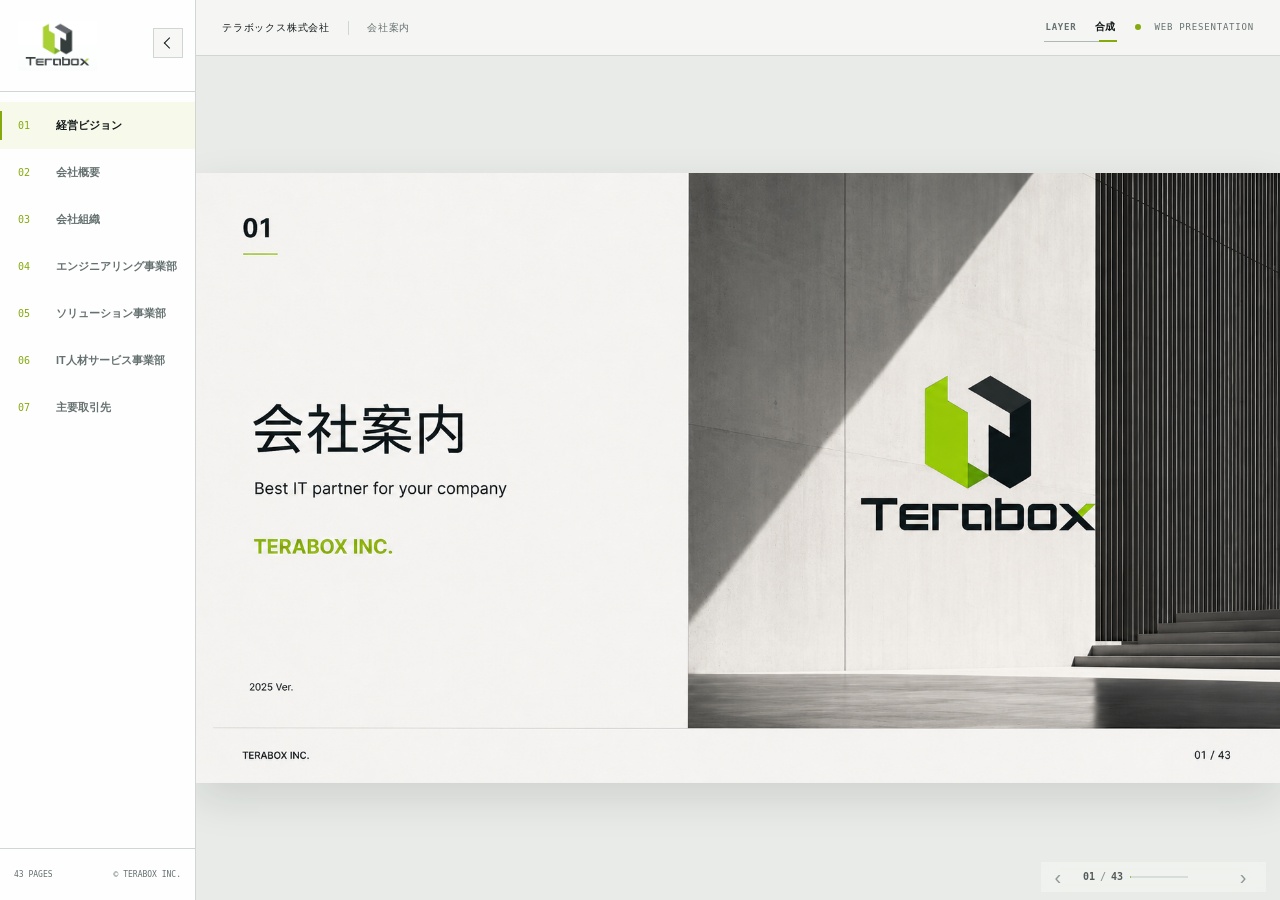
<file: index_pic.html>
<!doctype html>
<html lang="ja">
  <head>
    <meta charset="UTF-8" />
    <meta name="viewport" content="width=device-width, initial-scale=1" />
    <meta name="theme-color" content="#f7f8f5" />
    <meta
      name="description"
      content="テラボックス株式会社 会社案内 — HTML Presentation"
    />
    <title>テラボックス株式会社｜会社案内</title>
    <link rel="stylesheet" href="./style.css?v=20260828-13" />
    <link rel="stylesheet" href="./fidelity.css?v=20260828-13" />
  </head>
  <body>
    <div class="app" id="app">
      <aside class="rail" id="rail" aria-label="スライドナビゲーション">
        <div class="rail__brand">
          <img src="./assets/images/s01-01.png" alt="Terabox" />
        </div>

        <button
          class="rail__toggle"
          id="railToggle"
          type="button"
          aria-label="ナビゲーションを折りたたむ"
          aria-expanded="true"
        >
          <span class="rail__toggle-icon" aria-hidden="true"></span>
        </button>

        <nav class="rail__nav" id="sectionNav" aria-label="章ナビゲーション"></nav>

        <div class="rail__foot">
          <span id="railCount">43 PAGES</span>
          <span>© TERABOX INC.</span>
        </div>
      </aside>

      <div class="workspace">
        <header class="topbar">
          <div class="topbar__company">テラボックス株式会社</div>
          <div class="topbar__title">会社案内</div>
          <button
            class="topbar__layer-toggle"
            id="layerToggle"
            type="button"
            aria-label="表示レイヤーを切り替える"
          >
            <span>LAYER</span>
            <b id="layerModeLabel">合成</b>
          </button>
          <div class="topbar__mode"><i></i> WEB PRESENTATION</div>
        </header>

        <main class="viewer" id="viewer">
          <div class="stage-shell" id="stageShell">
            <section
              class="slide-stage"
              id="slideStage"
              aria-live="polite"
              aria-label="スライド"
            ></section>
          </div>
        </main>

        <div class="pager" aria-label="ページ切替">
          <button id="prevSlide" type="button" aria-label="前のページ">‹</button>
          <div class="pager__status">
            <span id="pageCurrent">01</span>
            <span class="pager__slash">/</span>
            <span id="pageTotal">43</span>
          </div>
          <div class="pager__track" aria-hidden="true">
            <span id="pageProgress"></span>
          </div>
          <button id="nextSlide" type="button" aria-label="次のページ">›</button>
        </div>
      </div>
    </div>

    <noscript>このプレゼンテーションの表示には JavaScript が必要です。</noscript>
    <script src="./app.js?v=20260828-13" defer></script>
  </body>
</html>
</file>
<file: style.css>
:root {
  --paper: #f7f8f5;
  --white: #ffffff;
  --ink: #101718;
  --ink-2: #182224;
  --muted: #657170;
  --line: #d0d6d2;
  --line-strong: #aeb8b4;
  --lime: #b6d62f;
  --lime-deep: #82a90c;
  --teal: #6f9fa2;
  --amber: #e1a12b;
  --rail: 196px;
  --rail-collapsed: 64px;
  --topbar: 56px;
  --stage-w: 1600;
  --stage-h: 900;
  --shadow: 0 22px 60px rgba(16, 23, 24, 0.12);
  --font-jp: "Noto Sans JP", "Yu Gothic", "Yu Gothic UI", Meiryo, sans-serif;
  --font-en: Inter, "Helvetica Neue", Arial, sans-serif;
  --font-mono: "IBM Plex Mono", Consolas, "SFMono-Regular", monospace;
}

* {
  box-sizing: border-box;
}

html,
body {
  width: 100%;
  height: 100%;
  margin: 0;
  overflow: hidden;
  background: #e8ebe7;
  color: var(--ink);
  font-family: var(--font-jp);
  -webkit-font-smoothing: antialiased;
}

button,
a {
  color: inherit;
  font: inherit;
}

button {
  border: 0;
}

button:focus-visible,
a:focus-visible {
  outline: 2px solid var(--lime-deep);
  outline-offset: 3px;
}

.app {
  width: 100%;
  height: 100%;
  display: grid;
  grid-template-columns: var(--rail) 1fr;
  transition: grid-template-columns 220ms ease;
}

.app.is-rail-collapsed {
  grid-template-columns: var(--rail-collapsed) 1fr;
}

.rail {
  position: relative;
  z-index: 30;
  min-width: 0;
  height: 100vh;
  overflow: hidden;
  display: grid;
  grid-template-rows: 92px 1fr 52px;
  background: rgba(255, 255, 255, 0.96);
  border-right: 1px solid var(--line);
}

.rail__brand {
  height: 92px;
  display: flex;
  align-items: center;
  padding: 18px 46px 18px 18px;
  border-bottom: 1px solid var(--line);
}

.rail__brand img {
  width: 124px;
  height: 50px;
  object-fit: contain;
  object-position: left center;
}

.rail__toggle {
  position: absolute;
  top: 28px;
  right: 12px;
  width: 30px;
  height: 30px;
  padding: 0;
  display: grid;
  place-items: center;
  cursor: pointer;
  background: var(--paper);
  border: 1px solid var(--line);
}

.rail__toggle-icon {
  width: 8px;
  height: 8px;
  border-left: 1px solid var(--ink);
  border-bottom: 1px solid var(--ink);
  transform: rotate(45deg) translate(1px, -1px);
  transition: transform 180ms ease;
}

.is-rail-collapsed .rail__toggle-icon {
  transform: rotate(225deg) translate(1px, -1px);
}

.rail__nav {
  overflow-y: auto;
  scrollbar-width: thin;
  scrollbar-color: var(--line) transparent;
  padding: 10px 0;
}

.rail__item {
  position: relative;
  width: 100%;
  min-height: 47px;
  padding: 0 12px 0 18px;
  display: grid;
  grid-template-columns: 30px 1fr;
  align-items: center;
  gap: 8px;
  cursor: pointer;
  background: transparent;
  text-align: left;
  color: var(--muted);
  transition: color 140ms ease, background 140ms ease;
}

.rail__item::before {
  content: "";
  position: absolute;
  left: 0;
  top: 9px;
  bottom: 9px;
  width: 2px;
  background: transparent;
}

.rail__item:hover {
  color: var(--ink);
  background: rgba(182, 214, 47, 0.06);
}

.rail__item.is-active {
  color: var(--ink);
  background: rgba(182, 214, 47, 0.095);
}

.rail__item.is-active::before {
  background: var(--lime-deep);
}

.rail__num {
  font: 500 10px/1 var(--font-mono);
  color: var(--lime-deep);
}

.rail__label {
  min-width: 0;
  overflow: hidden;
  white-space: nowrap;
  text-overflow: ellipsis;
  font: 600 11px/1.35 var(--font-jp);
  letter-spacing: 0;
}

.rail__foot {
  display: flex;
  align-items: center;
  justify-content: space-between;
  gap: 8px;
  padding: 0 14px;
  border-top: 1px solid var(--line);
  color: var(--muted);
  font: 500 8px/1 var(--font-mono);
  white-space: nowrap;
}

.is-rail-collapsed .rail__brand {
  padding: 18px 8px;
}

.is-rail-collapsed .rail__brand img {
  width: 42px;
  object-position: left center;
}

.is-rail-collapsed .rail__toggle {
  top: 66px;
  right: 17px;
}

.is-rail-collapsed .rail__nav {
  padding-top: 16px;
}

.is-rail-collapsed .rail__item {
  grid-template-columns: 1fr;
  padding: 0;
  justify-items: center;
}

.is-rail-collapsed .rail__num {
  font-size: 11px;
}

.is-rail-collapsed .rail__label,
.is-rail-collapsed .rail__foot {
  display: none;
}

.workspace {
  position: relative;
  min-width: 0;
  height: 100vh;
  display: grid;
  grid-template-rows: var(--topbar) 1fr;
}

.topbar {
  position: relative;
  z-index: 10;
  height: var(--topbar);
  display: flex;
  align-items: center;
  gap: 18px;
  padding: 0 26px;
  background: rgba(247, 248, 245, 0.92);
  border-bottom: 1px solid var(--line);
  color: var(--muted);
  font-size: 10px;
  letter-spacing: 0.08em;
}

.topbar__company {
  color: var(--ink);
  padding-right: 18px;
  border-right: 1px solid var(--line);
}

.topbar__mode {
  margin-left: 0;
  font: 500 9px/1 var(--font-mono);
}

.topbar__mode i {
  display: inline-block;
  width: 6px;
  height: 6px;
  margin-right: 7px;
  border-radius: 50%;
  background: var(--lime-deep);
}

.topbar__layer-toggle {
  position: relative;
  display: inline-flex;
  align-items: center;
  gap: 9px;
  height: 28px;
  margin-left: auto;
  padding: 0 2px;
  border-bottom: 1px solid var(--line-strong);
  background: transparent;
  color: var(--muted);
  cursor: pointer;
  font: 600 9px/1 var(--font-mono);
  letter-spacing: .08em;
}

.topbar__layer-toggle::after {
  content: "";
  position: absolute;
  right: 0;
  bottom: -1px;
  width: 18px;
  height: 2px;
  background: var(--lime-deep);
}

.topbar__layer-toggle b {
  min-width: 30px;
  color: var(--ink);
  font-family: var(--font-jp);
  font-size: 10px;
  font-weight: 700;
  letter-spacing: 0;
  text-align: right;
}

.viewer {
  min-width: 0;
  min-height: 0;
  display: grid;
  place-items: center;
  overflow: hidden;
  padding: 0;
}

.stage-shell {
  position: relative;
  width: 1600px;
  height: 900px;
}

.slide-stage {
  position: absolute;
  top: 0;
  left: 0;
  width: 1600px;
  height: 900px;
  overflow: hidden;
  transform-origin: top left;
  background: var(--paper);
  box-shadow: var(--shadow);
}

.slide {
  position: relative;
  width: 100%;
  height: 100%;
  padding: 54px 54px 62px;
  overflow: hidden;
  background: var(--paper);
}

.slide::after {
  content: "";
  position: absolute;
  left: 50px;
  right: 50px;
  bottom: 50px;
  height: 1px;
  background: var(--line-strong);
}

.slide.is-entering > * {
  animation: slide-in 360ms cubic-bezier(0.22, 1, 0.36, 1) both;
}

.slide.is-entering > *:nth-child(n + 3) {
  animation-delay: 55ms;
}

@keyframes slide-in {
  from {
    opacity: 0;
    transform: translateY(8px);
  }
  to {
    opacity: 1;
    transform: translateY(0);
  }
}

.slide__meta {
  position: relative;
  z-index: 3;
  display: flex;
  align-items: flex-start;
  gap: 14px;
  min-height: 58px;
}

.slide__number {
  min-width: 48px;
  font: 700 32px/1 var(--font-mono);
  letter-spacing: -0.05em;
}

.slide__number::after {
  content: "";
  display: block;
  width: 34px;
  height: 2px;
  margin-top: 13px;
  background: var(--lime-deep);
}

.slide__eyebrow {
  margin-top: 1px;
  color: var(--lime-deep);
  font: 650 14px/1.2 var(--font-en);
  letter-spacing: 0.06em;
  text-transform: uppercase;
}

.slide__footer {
  position: absolute;
  z-index: 5;
  left: 54px;
  right: 54px;
  bottom: 18px;
  display: flex;
  justify-content: space-between;
  align-items: center;
  font: 500 12px/1 var(--font-mono);
  letter-spacing: 0.01em;
}

.slide__title {
  position: relative;
  z-index: 2;
  max-width: 1400px;
  margin: 26px 0 0;
  font-size: 54px;
  line-height: 1.28;
  letter-spacing: 0.02em;
  font-weight: 750;
}

.slide__lead {
  max-width: 1120px;
  margin: 22px 0 0;
  color: var(--ink-2);
  font-size: 23px;
  line-height: 1.75;
  letter-spacing: 0.035em;
}

.slide__rule {
  width: 38px;
  height: 3px;
  margin-top: 22px;
  background: var(--lime-deep);
}

.mono {
  font-family: var(--font-mono);
}

.en {
  font-family: var(--font-en);
}

.accent {
  color: var(--lime-deep);
}

.muted {
  color: var(--muted);
}

.technical-label {
  color: var(--lime-deep);
  font: 650 14px/1 var(--font-en);
  letter-spacing: 0.08em;
  text-transform: uppercase;
}

.grid-2,
.grid-3,
.grid-4 {
  display: grid;
  gap: 28px;
}

.grid-2 {
  grid-template-columns: repeat(2, minmax(0, 1fr));
}

.grid-3 {
  grid-template-columns: repeat(3, minmax(0, 1fr));
}

.grid-4 {
  grid-template-columns: repeat(4, minmax(0, 1fr));
}

.info-block {
  border-top: 1px solid var(--line-strong);
  padding-top: 20px;
}

.info-block__index {
  margin-bottom: 12px;
  color: var(--lime-deep);
  font: 700 32px/1 var(--font-mono);
}

.info-block h3 {
  margin: 0 0 12px;
  font-size: 23px;
  line-height: 1.45;
}

.info-block p,
.info-block li {
  margin: 0;
  color: var(--ink-2);
  font-size: 16px;
  line-height: 1.7;
}

.info-block ul {
  margin: 0;
  padding-left: 1.25em;
}

.metric {
  display: flex;
  align-items: baseline;
  gap: 10px;
}

.metric__value {
  color: var(--lime-deep);
  font: 700 66px/1 var(--font-mono);
  letter-spacing: -0.06em;
}

.metric__unit {
  font: 650 16px/1 var(--font-en);
}

.image-frame {
  position: relative;
  overflow: hidden;
  background: #eef0ed;
}

.image-frame img {
  width: 100%;
  height: 100%;
  display: block;
  object-fit: cover;
}

.image-frame--contain img {
  object-fit: contain;
}

.image-frame__caption {
  position: absolute;
  left: 18px;
  bottom: 16px;
  padding: 7px 9px;
  background: rgba(247, 248, 245, 0.9);
  font: 600 11px/1 var(--font-en);
  letter-spacing: 0.05em;
}

.editorial-list {
  margin: 0;
  padding: 0;
  list-style: none;
}

.editorial-list li {
  display: grid;
  grid-template-columns: 54px 1fr;
  gap: 18px;
  padding: 17px 0;
  border-top: 1px solid var(--line);
}

.editorial-list li:last-child {
  border-bottom: 1px solid var(--line);
}

.editorial-list__num {
  color: var(--lime-deep);
  font: 700 26px/1 var(--font-mono);
}

.editorial-list strong {
  display: block;
  margin-bottom: 5px;
  font-size: 19px;
}

.editorial-list span {
  font-size: 14px;
  line-height: 1.6;
}

.flow {
  display: flex;
  align-items: center;
}

.flow__node {
  position: relative;
  flex: 1;
  min-width: 0;
  padding: 20px 14px;
  text-align: center;
  border-top: 1px solid var(--line-strong);
  border-bottom: 1px solid var(--line-strong);
}

.flow__node::after {
  content: "";
  position: absolute;
  right: -22px;
  top: 50%;
  width: 44px;
  height: 1px;
  background: var(--lime-deep);
}

.flow__node::before {
  content: "";
  position: absolute;
  z-index: 2;
  right: -22px;
  top: calc(50% - 4px);
  width: 7px;
  height: 7px;
  border-top: 1px solid var(--lime-deep);
  border-right: 1px solid var(--lime-deep);
  transform: rotate(45deg);
}

.flow__node:last-child::after,
.flow__node:last-child::before {
  display: none;
}

.flow__num {
  display: block;
  margin-bottom: 10px;
  color: var(--lime-deep);
  font: 700 28px/1 var(--font-mono);
}

.flow__title {
  display: block;
  font-size: 17px;
  font-weight: 700;
}

.flow__sub {
  display: block;
  margin-top: 6px;
  color: var(--muted);
  font-size: 12px;
  line-height: 1.45;
}

.tech-diagram {
  position: relative;
  background-image:
    linear-gradient(var(--line) 1px, transparent 1px),
    linear-gradient(90deg, var(--line) 1px, transparent 1px);
  background-size: 40px 40px;
  background-position: -1px -1px;
}

.tech-diagram::after {
  content: "";
  position: absolute;
  inset: 0;
  background: rgba(247, 248, 245, 0.9);
  pointer-events: none;
}

.tech-diagram > * {
  position: relative;
  z-index: 1;
}

.pill {
  display: inline-flex;
  align-items: center;
  min-height: 30px;
  padding: 0 12px;
  border: 1px solid var(--line-strong);
  border-radius: 999px;
  font: 600 12px/1 var(--font-en);
}

.pager {
  position: absolute;
  z-index: 20;
  right: 28px;
  bottom: 18px;
  height: 38px;
  display: grid;
  grid-template-columns: 30px auto 94px 30px;
  align-items: center;
  gap: 10px;
  padding: 0 10px;
  background: rgba(255, 255, 255, 0.9);
  border: 1px solid var(--line);
  box-shadow: 0 8px 20px rgba(16, 23, 24, 0.08);
  backdrop-filter: blur(8px);
}

.pager button {
  width: 28px;
  height: 28px;
  cursor: pointer;
  background: transparent;
  color: var(--muted);
  font: 300 24px/1 var(--font-en);
}

.pager button:hover {
  color: var(--ink);
}

.pager__status {
  display: flex;
  gap: 5px;
  font: 600 10px/1 var(--font-mono);
}

.pager__slash {
  color: var(--muted);
}

.pager__track {
  position: relative;
  height: 2px;
  overflow: hidden;
  background: var(--line);
}

.pager__track span {
  position: absolute;
  inset: 0 auto 0 0;
  width: 0;
  background: var(--lime-deep);
  transition: width 220ms ease;
}

/* Slide-specific structures */
.cover {
  display: grid;
  grid-template-columns: 42% 58%;
  padding: 0;
}

.cover::after {
  left: 72px;
}

.cover__left {
  position: relative;
  padding: 66px 70px;
  display: flex;
  flex-direction: column;
  background: var(--ink);
  color: var(--white);
}

.cover__left::before {
  content: "";
  position: absolute;
  left: 70px;
  top: 185px;
  width: 2px;
  height: 430px;
  background: var(--lime);
}

.cover__edition {
  margin-left: 28px;
  color: var(--lime);
  font: 650 14px/1 var(--font-mono);
  letter-spacing: 0.06em;
}

.cover h1 {
  margin: auto 0 16px 28px;
  font-size: 82px;
  line-height: 1.12;
  letter-spacing: 0.05em;
}

.cover__tagline {
  margin: 0 0 80px 30px;
  font: 500 18px/1.5 var(--font-en);
}

.cover__right {
  position: relative;
  display: grid;
  place-items: center;
  background: var(--paper);
}

.cover__right::before,
.cover__right::after {
  content: "";
  position: absolute;
  background: var(--line);
}

.cover__right::before {
  width: 1px;
  top: 0;
  bottom: 0;
  left: 31%;
}

.cover__right::after {
  height: 1px;
  left: 0;
  right: 0;
  top: 68%;
}

.cover__mark {
  z-index: 1;
  width: 420px;
  height: 300px;
  object-fit: contain;
  mix-blend-mode: multiply;
}

.cover__year {
  position: absolute;
  right: 54px;
  top: 54px;
  padding: 8px 10px;
  border-top: 2px solid var(--teal);
  border-bottom: 1px solid var(--line);
  color: var(--teal);
  font: 600 14px/1 var(--font-mono);
}

.agenda {
  padding-left: 118px;
}

.agenda__list {
  margin-top: 58px;
  display: grid;
  grid-template-columns: repeat(2, minmax(0, 1fr));
  gap: 0 72px;
}

.agenda__item {
  display: grid;
  grid-template-columns: 58px 1fr;
  align-items: baseline;
  padding: 15px 0;
  border-top: 1px solid var(--line);
}

.agenda__item:nth-last-child(-n + 2) {
  border-bottom: 1px solid var(--line);
}

.agenda__item b {
  color: var(--lime-deep);
  font: 700 26px/1 var(--font-mono);
}

.agenda__item span {
  font-size: 20px;
  font-weight: 650;
}

.vision__layout {
  margin-top: 36px;
  display: grid;
  grid-template-columns: 370px 1fr;
  gap: 52px;
}

.vision__portrait {
  height: 530px;
  filter: saturate(0.75) contrast(1.04);
}

.vision__message {
  position: relative;
  padding: 30px 0 0 42px;
  border-left: 2px solid var(--lime-deep);
}

.vision__message p {
  margin: 0 0 18px;
  font-size: 17px;
  line-height: 1.85;
}

.vision__signature {
  text-align: right;
  font-size: 14px;
  line-height: 1.7;
}

.company-sheet {
  margin-top: 34px;
  display: grid;
  grid-template-columns: 1fr 1fr;
  gap: 50px;
}

.company-sheet h2 {
  margin: 0 0 15px;
  font: 650 14px/1 var(--font-en);
  letter-spacing: 0.08em;
  color: var(--lime-deep);
}

.data-table {
  display: grid;
  grid-template-columns: 132px 1fr;
  border-top: 1px solid var(--line-strong);
}

.data-table dt,
.data-table dd {
  margin: 0;
  padding: 11px 0;
  border-bottom: 1px solid var(--line);
  font-size: 14px;
  line-height: 1.55;
}

.data-table dt {
  color: var(--muted);
  font: 600 12px/1.55 var(--font-en);
  letter-spacing: 0.05em;
}

.org-chart {
  position: relative;
  margin-top: 34px;
  display: grid;
  gap: 18px;
}

.org-row {
  display: flex;
  justify-content: center;
  gap: 18px;
}

.org-box {
  position: relative;
  min-width: 168px;
  padding: 15px 18px;
  text-align: center;
  background: var(--white);
  border: 1px solid var(--line-strong);
  font-size: 15px;
  font-weight: 650;
}

.org-box--primary {
  color: var(--white);
  background: var(--ink);
  border-color: var(--ink);
}

.org-box--accent {
  border-top: 3px solid var(--lime-deep);
}

.org-lines {
  width: 68%;
  height: 28px;
  margin: -3px auto -7px;
  border-left: 1px solid var(--teal);
  border-right: 1px solid var(--teal);
  border-top: 1px solid var(--teal);
}

.section-slide {
  display: grid;
  grid-template-columns: 34% 66%;
  padding: 0;
}

.section-slide::after {
  left: 54px;
}

.section-slide__dark {
  position: relative;
  overflow: hidden;
  padding: 90px 68px;
  background: var(--ink);
  color: var(--white);
}

.section-slide__dark::after {
  content: "";
  position: absolute;
  width: 310px;
  height: 310px;
  left: 68px;
  bottom: -80px;
  border: 70px solid rgba(255, 255, 255, 0.11);
  transform: rotate(45deg);
}

.section-slide__chapter {
  font: 700 78px/1 var(--font-mono);
}

.section-slide__chapter::after {
  content: "";
  display: block;
  width: 68px;
  height: 2px;
  margin: 26px 0 44px;
  background: var(--lime);
}

.section-slide__label {
  color: var(--lime);
  font: 650 14px/1 var(--font-en);
  letter-spacing: 0.05em;
}

.section-slide h1 {
  margin: 22px 0 16px;
  font-size: 43px;
  line-height: 1.3;
}

.section-slide__tagline {
  font-size: 19px;
  line-height: 1.6;
}

.section-slide__agenda {
  padding: 148px 90px 90px 112px;
}

.section-slide__agenda::before {
  content: "";
  display: block;
  height: 2px;
  margin-bottom: 86px;
  background: var(--lime-deep);
}

.section-slide__agenda li {
  grid-template-columns: 70px 1fr;
  padding: 23px 0;
}

.section-slide__agenda strong {
  font-size: 24px;
}

.proof-layout {
  margin-top: 36px;
  display: grid;
  grid-template-columns: 1fr 1.15fr;
  gap: 50px;
}

.proof-layout__summary {
  display: grid;
  grid-template-columns: repeat(2, 1fr);
  gap: 24px;
}

.proof-card {
  min-height: 168px;
  padding: 24px;
  border-top: 3px solid var(--lime-deep);
  background: rgba(255, 255, 255, 0.56);
}

.proof-card h3 {
  margin: 12px 0 8px;
  font-size: 19px;
}

.proof-card p {
  margin: 0;
  color: var(--muted);
  font-size: 13px;
  line-height: 1.6;
}

.capability-matrix {
  display: grid;
  grid-template-columns: repeat(3, 1fr);
  gap: 1px;
  background: var(--line);
  border: 1px solid var(--line);
}

.capability-matrix div {
  min-height: 102px;
  padding: 19px;
  background: var(--paper);
}

.capability-matrix b {
  display: block;
  margin-bottom: 6px;
  color: var(--lime-deep);
  font: 650 11px/1 var(--font-en);
  letter-spacing: 0.05em;
}

.capability-matrix span {
  font-size: 14px;
  line-height: 1.5;
}

.portfolio-grid {
  margin-top: 34px;
  display: grid;
  grid-template-columns: 1fr 1fr;
  gap: 26px;
}

.portfolio-panel {
  min-height: 430px;
  padding: 28px;
  border-top: 3px solid var(--lime-deep);
  background: var(--white);
}

.portfolio-panel h2 {
  margin: 0 0 12px;
  font-size: 28px;
}

.portfolio-panel p {
  margin: 0;
  font-size: 15px;
  line-height: 1.7;
}

.brand-row {
  display: flex;
  flex-wrap: wrap;
  align-items: center;
  gap: 18px 24px;
  margin-top: 28px;
}

.brand-row img {
  max-width: 126px;
  max-height: 42px;
  object-fit: contain;
}

.robot-gallery {
  margin-top: 34px;
  display: grid;
  grid-template-columns: repeat(5, 1fr);
  gap: 16px;
}

.robot-gallery figure {
  height: 470px;
  margin: 0;
  display: grid;
  grid-template-rows: 1fr auto;
  background: var(--white);
  border-top: 3px solid var(--lime-deep);
}

.robot-gallery img {
  width: 100%;
  height: 100%;
  object-fit: contain;
  padding: 22px;
}

.robot-gallery figcaption {
  padding: 12px 14px 16px;
  border-top: 1px solid var(--line);
  font: 600 12px/1.3 var(--font-en);
}

.hero-split {
  margin-top: 34px;
  display: grid;
  grid-template-columns: 45% 55%;
  gap: 0;
  min-height: 560px;
}

.hero-split__copy {
  padding: 50px 52px;
  background: var(--ink);
  color: var(--white);
}

.hero-split__copy h2 {
  margin: 0 0 26px;
  font-size: 43px;
  line-height: 1.35;
}

.hero-split__copy p {
  font-size: 18px;
  line-height: 1.8;
}

.hero-split__copy .technical-label {
  color: var(--lime);
}

.feature-split {
  margin-top: 32px;
  display: grid;
  grid-template-columns: 58% 42%;
  gap: 34px;
  align-items: stretch;
}

.feature-split__media {
  height: 570px;
}

.feature-split__content {
  padding-top: 16px;
}

.compare-layout {
  margin-top: 36px;
  display: grid;
  grid-template-columns: repeat(2, 1fr);
  gap: 1px;
  background: var(--line);
}

.compare-panel {
  min-height: 536px;
  padding: 32px;
  background: var(--paper);
}

.compare-panel h2 {
  margin: 12px 0 14px;
  font-size: 32px;
}

.compare-panel img {
  display: block;
  width: 100%;
  height: 315px;
  object-fit: contain;
}

.case-layout {
  margin-top: 34px;
  display: grid;
  grid-template-columns: 45% 55%;
  min-height: 470px;
}

.case-layout__copy {
  padding-right: 42px;
}

.case-layout__media {
  display: grid;
  grid-template-columns: 1fr 1fr;
  grid-template-rows: 1.7fr 0.8fr;
  gap: 8px;
}

.case-layout__media .image-frame:first-child {
  grid-column: 1 / -1;
}

.warehouse-flow {
  margin-top: 34px;
  display: grid;
  grid-template-columns: repeat(4, 1fr);
  gap: 24px;
}

.warehouse-zone {
  position: relative;
  min-height: 310px;
  padding: 22px;
  background: #eef0ed;
  border-top: 3px solid var(--lime-deep);
}

.warehouse-zone::after {
  content: "";
  position: absolute;
  left: 30px;
  right: -30px;
  top: 66%;
  height: 3px;
  background: var(--lime-deep);
}

.warehouse-zone:last-child::after {
  right: 30px;
}

.warehouse-zone h3 {
  margin: 0;
  font-size: 20px;
}

.warehouse-shelves {
  position: absolute;
  left: 22px;
  right: 22px;
  bottom: 30px;
  height: 120px;
  background: repeating-linear-gradient(90deg, transparent 0 24px, var(--line-strong) 24px 26px);
  border: 1px solid var(--line-strong);
}

.warehouse-bot {
  position: absolute;
  z-index: 2;
  bottom: 92px;
  left: 52%;
  width: 54px;
  height: 24px;
  border: 2px solid var(--ink);
  border-radius: 4px;
  background: var(--white);
}

.warehouse-bot::after {
  content: "";
  position: absolute;
  left: 8px;
  right: 8px;
  bottom: -7px;
  height: 6px;
  border-radius: 50%;
  background: var(--ink);
}

.certificate-layout {
  margin-top: 30px;
  display: grid;
  grid-template-columns: 34% 66%;
  gap: 34px;
}

.certificate-layout__details {
  padding-top: 38px;
}

.certificate-layout__frame {
  height: 540px;
  padding: 30px;
  background: #eee8dc;
  box-shadow: inset 0 0 0 8px #d6c3a6;
}

.certificate-layout__frame img {
  width: 100%;
  height: 100%;
  object-fit: contain;
  background: white;
}

.timeline-compress {
  position: relative;
  margin-top: 70px;
  display: grid;
  grid-template-columns: 1fr 160px;
  align-items: center;
  gap: 40px;
}

.timeline-weeks {
  display: grid;
  grid-template-columns: repeat(3, 1fr);
  border-top: 1px solid var(--line-strong);
  border-bottom: 1px solid var(--line-strong);
}

.timeline-week {
  min-height: 135px;
  padding: 22px;
  border-right: 1px solid var(--line);
}

.timeline-week:last-child {
  border-right: 0;
}

.timeline-week b {
  font: 650 13px/1 var(--font-en);
}

.timeline-week span {
  display: block;
  margin-top: 28px;
  color: var(--muted);
  font-size: 13px;
  line-height: 1.6;
}

.timeline-hour {
  color: var(--lime-deep);
  text-align: center;
}

.timeline-hour b {
  display: block;
  font: 700 58px/1 var(--font-mono);
}

.matching-grid {
  margin-top: 42px;
  display: grid;
  grid-template-columns: 1fr 190px 1fr;
  gap: 0;
  align-items: center;
}

.matching-list {
  border-top: 1px solid var(--line-strong);
}

.matching-row {
  display: grid;
  grid-template-columns: repeat(3, 1fr);
  padding: 17px;
  border-bottom: 1px solid var(--line);
  background: rgba(255, 255, 255, 0.4);
  font-size: 13px;
}

.matching-core {
  position: relative;
  display: grid;
  place-items: center;
  height: 190px;
}

.matching-core::before,
.matching-core::after {
  content: "";
  position: absolute;
  left: -20px;
  right: -20px;
  height: 1px;
  background: var(--lime-deep);
}

.matching-core::before {
  top: 38%;
  transform: rotate(8deg);
}

.matching-core::after {
  top: 62%;
  transform: rotate(-8deg);
}

.matching-core span {
  z-index: 1;
  padding: 14px 18px;
  background: var(--paper);
  border: 1px solid var(--lime-deep);
  color: var(--lime-deep);
  font: 700 16px/1 var(--font-en);
}

.architecture {
  margin-top: 30px;
  display: grid;
  grid-template-columns: 1fr 390px;
  gap: 34px;
}

.architecture__stack {
  display: grid;
  gap: 8px;
}

.architecture__layer {
  display: grid;
  grid-template-columns: 190px 1fr;
  min-height: 72px;
  border: 1px solid var(--line-strong);
}

.architecture__layer b {
  padding: 14px 18px;
  border-right: 1px solid var(--line);
  font: 650 15px/1.3 var(--font-en);
}

.architecture__layer span {
  display: flex;
  align-items: center;
  padding: 14px 18px;
  font-size: 15px;
}

.architecture__layer:nth-child(2) {
  border-color: var(--teal);
}

.industry-panorama {
  margin-top: 38px;
  display: grid;
  grid-template-columns: 32% 68%;
  gap: 30px;
}

.industry-drawing {
  min-height: 500px;
  display: grid;
  grid-template-columns: repeat(5, 1fr);
  align-items: end;
  gap: 8px;
  border-bottom: 2px solid var(--lime-deep);
}

.industry-tower {
  position: relative;
  height: var(--h);
  min-height: 120px;
  background: repeating-linear-gradient(0deg, transparent 0 17px, var(--line) 17px 18px);
  border: 1px solid var(--line-strong);
}

.industry-tower::after {
  content: attr(data-label);
  position: absolute;
  left: 50%;
  bottom: -32px;
  transform: translateX(-50%);
  white-space: nowrap;
  font: 600 10px/1 var(--font-en);
}

.concentric {
  position: relative;
  width: 620px;
  height: 460px;
  display: grid;
  place-items: center;
}

.concentric__outer,
.concentric__inner,
.concentric__core {
  position: absolute;
  border-radius: 50%;
  border: 1px solid var(--line-strong);
}

.concentric__outer {
  width: 600px;
  height: 420px;
  background: repeating-conic-gradient(from 0deg, #e8eae7 0 44deg, var(--paper) 44deg 45deg);
}

.concentric__inner {
  width: 390px;
  height: 270px;
  background: repeating-conic-gradient(from 0deg, #dde1de 0 89deg, var(--paper) 89deg 90deg);
}

.concentric__core {
  width: 170px;
  height: 112px;
  display: grid;
  place-items: center;
  background: var(--paper);
  color: var(--ink);
  font: 700 18px/1.3 var(--font-en);
  text-align: center;
}

.concentric__labels {
  position: absolute;
  inset: 0;
  font: 600 11px/1 var(--font-en);
}

.concentric__labels span {
  position: absolute;
}

.concentric__labels span:nth-child(1) { left: 46%; top: 4%; }
.concentric__labels span:nth-child(2) { right: 4%; top: 45%; }
.concentric__labels span:nth-child(3) { left: 42%; bottom: 4%; }
.concentric__labels span:nth-child(4) { left: 4%; top: 45%; }
.concentric__labels span:nth-child(5) { left: 26%; top: 30%; }
.concentric__labels span:nth-child(6) { right: 25%; top: 30%; }
.concentric__labels span:nth-child(7) { left: 26%; bottom: 29%; }
.concentric__labels span:nth-child(8) { right: 25%; bottom: 29%; }

.crm-erp {
  margin-top: 54px;
  display: grid;
  grid-template-columns: 1fr 150px 1fr;
  align-items: center;
}

.crm-erp__pillar {
  min-height: 250px;
  display: grid;
  place-items: center;
  background: #e7e9e6;
  border-bottom: 16px solid #cdd2ce;
  font: 700 100px/1 var(--font-en);
  letter-spacing: -0.07em;
}

.crm-erp__data {
  position: relative;
  display: grid;
  place-items: center;
  width: 130px;
  height: 130px;
  margin: 0 auto;
  border: 2px solid var(--lime-deep);
  border-radius: 50%;
  color: var(--lime-deep);
  font: 700 17px/1 var(--font-en);
}

.crm-erp__data::before,
.crm-erp__data::after {
  content: "";
  position: absolute;
  top: 50%;
  width: 80px;
  height: 2px;
  background: var(--lime-deep);
}

.crm-erp__data::before { right: 100%; }
.crm-erp__data::after { left: 100%; }

.scenario-columns {
  margin-top: 42px;
  display: grid;
  grid-template-columns: repeat(3, 1fr);
}

.scenario-column {
  min-height: 470px;
  padding: 20px 42px;
  border-left: 1px solid var(--line);
}

.scenario-column:first-child {
  border-left: 0;
  padding-left: 0;
}

.scenario-column:last-child {
  padding-right: 0;
}

.scenario-column b {
  display: block;
  color: var(--lime-deep);
  font: 700 40px/1 var(--font-mono);
}

.scenario-column h3 {
  margin: 22px 0;
  padding-bottom: 17px;
  border-bottom: 1px solid var(--lime-deep);
  font-size: 24px;
}

.scenario-column li {
  margin-bottom: 18px;
  font-size: 16px;
  line-height: 1.55;
}

.placement {
  margin-top: 40px;
  display: grid;
  grid-template-columns: 1fr 120px 1fr;
  gap: 22px;
  align-items: center;
}

.placement__path {
  min-height: 380px;
  padding: 28px;
  border-top: 3px solid var(--lime-deep);
  background: rgba(255, 255, 255, 0.46);
}

.placement__path h2 {
  margin: 0 0 10px;
  color: var(--lime-deep);
  font: 650 25px/1 var(--font-en);
}

.placement__path h3 {
  margin: 0 0 54px;
  font-size: 20px;
}

.placement__steps {
  display: grid;
  grid-template-columns: repeat(3, 1fr);
  gap: 18px;
}

.placement__step {
  text-align: center;
}

.placement__step b {
  display: block;
  margin-bottom: 20px;
  color: var(--lime-deep);
  font: 700 28px/1 var(--font-mono);
}

.placement__step span {
  display: block;
  padding-top: 20px;
  border-top: 1px solid var(--line);
  font-size: 15px;
  font-weight: 650;
}

.placement__core {
  color: var(--ink);
  text-align: center;
  font: 600 17px/1.7 var(--font-en);
}

.academy-grid {
  margin-top: 40px;
  display: grid;
  grid-template-columns: repeat(4, 1fr);
}

.academy-lane {
  min-height: 480px;
  padding: 26px 34px;
  border-left: 1px solid var(--line);
  text-align: center;
}

.academy-lane:first-child {
  border-left: 0;
}

.academy-lane b {
  color: var(--lime-deep);
  font: 700 32px/1 var(--font-mono);
}

.academy-lane h3 {
  margin: 38px 0 18px;
  font: 700 27px/1 var(--font-en);
}

.academy-lane p {
  min-height: 70px;
  margin: 0;
  font: 500 13px/1.55 var(--font-en);
}

.academy-glyph {
  width: 150px;
  height: 128px;
  margin: 42px auto 0;
  border: 1px solid var(--line-strong);
  background:
    linear-gradient(90deg, transparent 49%, var(--line) 49% 51%, transparent 51%),
    linear-gradient(transparent 49%, var(--line) 49% 51%, transparent 51%);
  background-size: 38px 38px;
}

.logo-wall {
  margin-top: 30px;
  display: grid;
  grid-template-columns: repeat(4, 1fr);
  align-items: center;
  gap: 12px 30px;
}

.logo-wall__item {
  height: 82px;
  display: grid;
  place-items: center;
}

.logo-wall__item img {
  max-width: 100%;
  max-height: 56px;
  object-fit: contain;
}

.logo-wall__word {
  font: 700 22px/1 var(--font-en);
  letter-spacing: -0.03em;
}

.logo-wall__word--red {
  color: #d71920;
}

@media (max-width: 980px) {
  .app {
    grid-template-columns: var(--rail-collapsed) 1fr;
  }

  .app:not(.is-rail-expanded-mobile) .rail__label,
  .app:not(.is-rail-expanded-mobile) .rail__foot {
    display: none;
  }

  .app:not(.is-rail-expanded-mobile) .rail__item {
    grid-template-columns: 1fr;
    padding: 0;
    justify-items: center;
  }

  .app:not(.is-rail-expanded-mobile) .rail__brand {
    padding: 18px 8px;
  }

  .app:not(.is-rail-expanded-mobile) .rail__brand img {
    width: 42px;
    object-position: left center;
  }

  .app:not(.is-rail-expanded-mobile) .rail__toggle {
    top: 66px;
    right: 17px;
  }

  .app.is-rail-expanded-mobile .rail__toggle {
    top: 28px;
    right: 12px;
  }

  .app.is-rail-expanded-mobile {
    grid-template-columns: var(--rail) 1fr;
  }

  .topbar__title {
    display: none;
  }

  .viewer {
    padding: 0;
  }
}

@media (prefers-reduced-motion: reduce) {
  *,
  *::before,
  *::after {
    scroll-behavior: auto !important;
    animation-duration: 0.001ms !important;
    animation-iteration-count: 1 !important;
    transition-duration: 0.001ms !important;
  }
}
</file>
<file: fidelity.css>
/*
 * High-fidelity slide layer
 * Reconstructs the 43 approved layouts while keeping all copy as live HTML.
 */

:root {
  --paper: #f7f8f5;
  --ink: #101718;
  --muted: #657170;
  --line: #d0d6d2;
  --lime: #b6d62f;
  --lime-deep: #86aa0d;
}

.slide {
  padding: 42px 54px 52px;
  background:
    radial-gradient(circle at 96% 4%, rgba(255, 255, 255, 0.9), transparent 28%),
    var(--paper);
}

.slide::after {
  left: 54px;
  right: 54px;
  bottom: 39px;
  background: var(--line);
}

.slide__meta {
  min-height: 44px;
  gap: 13px;
}

.slide__number {
  min-width: 38px;
  font-size: 25px;
  letter-spacing: -0.05em;
}

.slide__number::after {
  width: 30px;
  height: 2px;
  margin-top: 9px;
}

.slide__eyebrow,
.technical-label {
  font-size: 9px;
  font-weight: 700;
  letter-spacing: 0.08em;
}

.slide__eyebrow {
  margin-top: 2px;
}

.slide__title {
  max-width: 1320px;
  margin-top: 5px;
  font-size: 38px;
  line-height: 1.22;
  font-weight: 750;
  letter-spacing: 0.015em;
}

.slide__lead {
  max-width: 1100px;
  margin-top: 10px;
  font-size: 12px;
  line-height: 1.6;
  color: var(--muted);
}

.slide__footer {
  left: 54px;
  right: 54px;
  bottom: 17px;
  font-size: 8px;
  letter-spacing: 0.02em;
}

.grid-2,
.grid-3,
.grid-4 {
  gap: 22px;
}

.info-block,
.proof-card,
.portfolio-panel,
.compare-panel {
  min-height: 0;
  padding: 18px 14px 12px;
  background: transparent;
  border: 0;
  border-top: 1px solid var(--line);
  box-shadow: none;
}

.info-block h3,
.proof-card h3,
.portfolio-panel h2,
.compare-panel h2 {
  margin: 6px 0 6px;
  font-size: 16px;
  line-height: 1.35;
}

.info-block p,
.proof-card p,
.portfolio-panel p,
.compare-panel p {
  font-size: 10px;
  line-height: 1.65;
  color: var(--muted);
}

.editorial-list {
  gap: 0;
}

.editorial-list li {
  min-height: 82px;
  padding: 15px 0;
  grid-template-columns: 42px 1fr;
  gap: 14px;
  border-top: 1px solid var(--line);
}

.editorial-list__num {
  font-size: 16px;
  color: var(--lime-deep);
}

.editorial-list strong {
  font-size: 14px;
  line-height: 1.45;
}

.editorial-list strong + span,
.editorial-list li div > span {
  margin-top: 5px;
  font-size: 9px;
  line-height: 1.65;
  color: var(--muted);
}

.image-frame {
  border: 0;
  background: transparent;
}

.image-frame img {
  width: 100%;
  height: 100%;
  object-fit: cover;
}

/* 01 — cover */
.cover {
  display: grid;
  grid-template-columns: 50% 50%;
  padding: 0;
  background: var(--paper);
}

.cover::after {
  left: 0;
  right: 0;
  bottom: 0;
  z-index: 4;
  height: 46px;
  background: var(--paper);
  border-top: 1px solid var(--line);
}

.cover__left {
  position: relative;
  z-index: 2;
  display: flex;
  flex-direction: column;
  align-items: flex-start;
  justify-content: center;
  padding: 74px 72px;
  background: var(--paper);
  color: var(--ink);
}

.cover__left::before,
.cover__left::after {
  display: none;
}

.cover__index {
  position: absolute;
  top: 50px;
  left: 54px;
  font: 700 26px/1 var(--font-mono);
}

.cover__index::after {
  content: "";
  display: block;
  width: 28px;
  height: 2px;
  margin-top: 10px;
  background: var(--lime-deep);
}

.cover h1 {
  margin: 0 0 12px;
  font-size: 50px;
  line-height: 1.15;
  font-weight: 700;
  letter-spacing: 0.02em;
}

.cover__tagline {
  margin: 0;
  font: 500 14px/1.3 var(--font-en);
  color: var(--ink);
}

.cover__company {
  margin-top: 34px;
  color: var(--lime-deep);
  font: 700 14px/1 var(--font-en);
}

.cover__version {
  position: absolute;
  left: 54px;
  bottom: 73px;
  font: 500 9px/1 var(--font-mono);
  color: var(--muted);
}

.cover__right {
  position: relative;
  overflow: hidden;
  background: #d5d5d0 url("./assets/reference/cover-architecture.png") center/cover no-repeat;
}

.cover__right::before {
  display: none;
}

.cover__right::after {
  display: none;
}

.cover__mark {
  display: none;
}

.cover .slide__footer {
  color: var(--ink);
}

/* 02 — contents */
.slide.agenda {
  padding-right: 0;
}

.agenda .slide__title {
  font-size: 42px;
}

.contents-layout {
  display: grid;
  grid-template-columns: minmax(0, 1fr) 430px;
  gap: 52px;
  height: 690px;
  margin: 14px 0 0;
}

.agenda__list {
  display: block;
  width: auto;
  max-width: none;
  margin: 12px 0 0;
  padding-right: 18px;
}

.agenda__item {
  min-height: 66px;
  padding: 0 0;
  grid-template-columns: 54px 1fr 100px;
  border-bottom: 1px solid var(--line);
}

.agenda__item::after {
  content: attr(data-en);
}

.agenda__item b {
  font-size: 17px;
  color: var(--lime-deep);
}

.agenda__item span {
  font-size: 15px;
}

.contents__visual {
  position: relative;
  height: 100%;
  margin: -125px 0 0;
  overflow: hidden;
}

.contents__visual img {
  width: 100%;
  height: calc(100% + 125px);
  object-fit: cover;
}

/* 03 — vision */
.slide[data-slide="3"] .slide__title {
  font-size: 40px;
}

.vision__layout {
  display: grid;
  grid-template-columns: minmax(0, 1fr) 490px;
  gap: 42px;
  margin-top: 14px;
  min-height: 668px;
}

.vision__portrait {
  grid-column: 2;
  grid-row: 1;
  align-self: stretch;
  min-height: 668px;
  clip-path: polygon(18% 0, 100% 0, 100% 100%, 0 100%, 11% 50%);
}

.vision__portrait img {
  object-position: center;
  filter: none;
}

.vision__message {
  grid-column: 1;
  grid-row: 1;
  padding-top: 10px;
  font-size: 11px;
  line-height: 1.9;
}

.vision__message > p {
  margin: 0 0 13px;
}

.vision__message .grid-3 {
  gap: 16px;
  margin: 16px 0 !important;
}

.vision__message .info-block {
  padding: 12px 8px 8px;
}

.vision__message .info-block h3 {
  font-size: 11px;
}

.vision__signature {
  margin-top: 18px;
  text-align: right;
  font-size: 10px;
  line-height: 1.8;
}

/* 04 — company */
.company-metrics {
  display: grid;
  grid-template-columns: repeat(3, 1fr);
  margin: 24px 0 24px;
}

.company-metrics > div {
  position: relative;
  min-height: 88px;
  padding: 5px 20px 0;
  text-align: center;
  border-right: 1px solid var(--line);
}

.company-metrics > div:last-child {
  border-right: 0;
}

.company-metrics b {
  display: block;
  color: var(--lime-deep);
  font: 700 44px/1 var(--font-mono);
}

.company-metrics span {
  display: block;
  margin-top: 7px;
  font: 600 8px/1 var(--font-en);
  color: var(--muted);
}

.company-sheet {
  display: grid;
  grid-template-columns: 1fr 1fr;
  gap: 28px;
  margin-top: 0;
}

.company-sheet > section {
  padding: 15px 17px 10px;
  border: 1px solid var(--line);
  background: rgba(255, 255, 255, 0.55);
}

.company-sheet h2 {
  margin: 0 0 11px;
  font: 700 9px/1.2 var(--font-en);
}

.data-table {
  display: grid;
  grid-template-columns: 78px 1fr;
  margin: 0;
  font-size: 8px;
  line-height: 1.45;
}

.data-table dt,
.data-table dd {
  padding: 6px 5px;
  border-top: 1px solid rgba(208, 214, 210, 0.7);
}

/* 05 — organization */
.organization-layout {
  display: grid;
  grid-template-columns: 250px 1fr;
  gap: 38px;
  min-height: 610px;
  margin-top: 20px;
}

.organization-note {
  padding-top: 215px;
  color: var(--muted);
  font-size: 10px;
  line-height: 1.8;
}

.org-chart {
  margin: 0;
  padding: 0;
}

.org-row {
  gap: 13px;
  margin-bottom: 12px;
}

.org-box {
  min-height: 52px;
  padding: 12px 10px;
  border: 1px solid var(--line);
  background: rgba(255,255,255,.68);
  font-size: 10px;
}

.org-box--primary {
  color: var(--ink);
  background: transparent;
  border-color: #7d8683;
}

.org-row:nth-child(2) .org-box:first-child {
  background: var(--lime);
  border-color: var(--lime);
}

.org-row:nth-child(4) .org-box {
  padding-top: 14px;
  color: white;
  background: var(--ink);
  border-color: var(--ink);
}

.org-lines {
  height: 16px;
  margin: -2px auto 2px;
  border-top: 0;
}

/* 06 / 10 / 22 / 39 — chapter dividers */
.section-slide {
  display: grid;
  grid-template-columns: 31% 69%;
  padding: 0;
}

.section-slide__dark {
  padding: 58px 58px;
  color: #f5f7f4;
  background: #0c1719;
}

.section-slide__dark::after {
  right: 40px;
  bottom: 34px;
  width: 200px;
  height: 200px;
  opacity: 0.13;
}

.section-slide__chapter {
  font: 700 52px/1 var(--font-mono);
}

.section-slide__chapter::after {
  width: 52px;
  margin-top: 15px;
}

.section-slide__label {
  margin-top: 40px;
  font-size: 10px;
}

.section-slide h1 {
  margin-top: 16px;
  font-size: 34px;
  line-height: 1.35;
}

.section-slide__tagline {
  display: none;
}

.section-slide__agenda {
  display: flex;
  align-items: center;
  padding: 86px 88px;
}

.section-slide__agenda::before {
  top: 97px;
  left: 88px;
  right: 88px;
}

.section-slide__agenda .editorial-list {
  width: 100%;
}

.section-slide__agenda li {
  min-height: 92px;
  grid-template-columns: 65px 1fr;
}

.section-slide__agenda strong {
  font-size: 16px;
}

.section-slide .slide__footer {
  color: var(--ink);
}

/* 07 — engineering overview */
.engineering-overview {
  display: grid;
  grid-template-columns: 48% 52%;
  gap: 54px;
  min-height: 590px;
  margin-top: 24px;
}

.engineering-overview__facts {
  position: relative;
  overflow: hidden;
}

.metric-pair {
  display: flex;
  gap: 60px;
  margin-top: 18px;
}

.metric-pair > div {
  min-width: 150px;
}

.metric-pair b {
  display: block;
  color: var(--lime-deep);
  font: 700 40px/1 var(--font-mono);
}

.metric-pair span {
  display: block;
  margin-top: 5px;
  font-size: 8px;
  line-height: 1.55;
}

.engineering-overview__facts .technical-label {
  margin-top: 26px;
}

.engineering-overview__facts img {
  position: absolute;
  left: -22px;
  bottom: 10px;
  width: 420px;
  height: 285px;
  object-fit: cover;
  filter: saturate(.35) contrast(.9);
  mix-blend-mode: multiply;
}

.engineering-overview__list .editorial-list li {
  min-height: 120px;
}

/* 08 — infrastructure */
.infra-layout {
  margin-top: 36px;
}

.infra-layout__metrics {
  display: grid;
  grid-template-columns: repeat(3, 1fr);
  gap: 48px;
}

.infra-layout__metrics > div {
  text-align: center;
}

.infra-layout__metrics b {
  color: var(--lime-deep);
  font: 700 58px/1 var(--font-mono);
}

.infra-layout__metrics sup {
  font-size: 25px;
}

.infra-layout__metrics span {
  display: block;
  margin: 5px 0 12px;
  font: 650 8px/1 var(--font-en);
  color: var(--muted);
}

.infra-layout__metrics p {
  margin: 0;
  font-size: 9px;
  line-height: 1.55;
}

.infra-layout__detail {
  display: grid;
  grid-template-columns: 54% 46%;
  align-items: center;
  gap: 24px;
  height: 345px;
  margin-top: 25px;
}

.infra-layout__detail ul {
  margin: 0;
  padding: 0;
  list-style: none;
}

.infra-layout__detail li {
  position: relative;
  margin: 17px 0;
  padding-left: 24px;
  font-size: 10px;
  line-height: 1.7;
}

.infra-layout__detail li::before {
  content: "";
  position: absolute;
  left: 0;
  top: .65em;
  width: 10px;
  height: 2px;
  background: var(--lime-deep);
}

.infra-layout__detail img {
  width: 100%;
  height: 100%;
  object-fit: contain;
  filter: grayscale(.55) saturate(.45) contrast(.9);
  opacity: .72;
  mix-blend-mode: multiply;
}

/* 09 — system development */
.system-dev-grid {
  display: grid;
  grid-template-columns: repeat(3, 1fr);
  gap: 0;
  margin-top: 58px;
}

.system-dev-grid section {
  min-height: 430px;
  padding: 28px 38px;
  text-align: center;
  border-right: 1px solid var(--line);
}

.system-dev-grid section:last-child {
  border-right: 0;
}

.system-dev-grid h2 {
  margin: 32px 0 22px;
  font-size: 17px;
}

.system-dev-grid ul {
  padding: 0;
  list-style: none;
  text-align: left;
}

.system-dev-grid li {
  position: relative;
  margin: 12px 0;
  padding-left: 15px;
  font-size: 10px;
  line-height: 1.65;
}

.system-dev-grid li::before {
  content: "";
  position: absolute;
  left: 0;
  top: .75em;
  width: 7px;
  height: 1px;
  background: var(--lime-deep);
}

.line-icon {
  position: relative;
  width: 92px;
  height: 92px;
  margin: 0 auto;
  border: 1px solid var(--line);
}

.line-icon::before,
.line-icon::after {
  content: "";
  position: absolute;
  inset: 21px;
  border: 2px solid var(--ink);
  border-radius: 50%;
}

.line-icon::after {
  inset: 34px 18px;
  border-width: 1px 0;
  border-radius: 0;
}

.line-icon--screen::before {
  inset: 22px 16px 27px;
  border-radius: 1px;
}

.line-icon--screen::after {
  inset: auto 32px 17px;
  height: 8px;
  border: 0;
  border-top: 2px solid var(--ink);
}

.line-icon--cloud::before {
  inset: 31px 14px 28px;
  border-radius: 30px 30px 12px 12px;
}

/* 11 — solution overview */
.slide[data-slide="11"] .slide__lead {
  max-width: 900px;
}

.solution-pillars {
  display: grid;
  grid-template-columns: repeat(4, 1fr);
  gap: 30px;
  margin-top: 80px;
}

.solution-pillars section {
  text-align: center;
}

.pillar-icon {
  display: grid;
  place-items: center;
  width: 76px;
  height: 76px;
  margin: 0 auto 24px;
  color: #70811d;
  background: rgba(182, 214, 47, .17);
  border-radius: 50%;
  font: 400 38px/1 var(--font-mono);
}

.solution-pillars h2 {
  color: var(--lime-deep);
  font-size: 15px;
}

.solution-pillars p {
  margin: 16px auto 0;
  max-width: 220px;
  font-size: 9px;
  line-height: 1.8;
}

/* 12 — robotics overview */
.robotics-overview {
  display: grid;
  grid-template-rows: repeat(2, minmax(0, 1fr));
  gap: 18px;
  height: 600px;
  margin-top: 20px;
  overflow: hidden;
}

.robotics-overview__row {
  display: grid;
  grid-template-columns: 37% 63%;
  height: 100%;
  min-height: 0;
  overflow: hidden;
}

.robotics-overview__row--reverse {
  grid-template-columns: 37% 63%;
}

.robotics-overview__row figure {
  grid-column: 2;
  grid-row: 1;
  margin: 0;
  overflow: hidden;
  min-width: 0;
  min-height: 0;
}

.robotics-overview__row figure img {
  width: 100%;
  height: 100%;
  object-fit: cover;
  filter: saturate(.7);
  min-width: 0;
  min-height: 0;
}

.robotics-overview__row--reverse figure img {
  object-position: center 41%;
}

.robotics-overview__copy {
  position: relative;
  grid-column: 1;
  grid-row: 1;
  padding: 18px 32px 12px 58px;
  min-height: 0;
  overflow: hidden;
}

.robotics-overview__copy > b {
  position: absolute;
  left: 0;
  color: var(--lime-deep);
  font: 700 16px/1 var(--font-mono);
}

.robotics-overview__copy h2 {
  margin: 0 0 12px;
  font-size: 14px;
}

.robotics-overview__copy p {
  font-size: 8px;
  line-height: 1.75;
}

.robotics-overview .brand-row {
  margin-top: 16px;
  gap: 10px;
}

.robotics-overview .brand-row img {
  width: auto;
  max-width: 82px;
  height: 18px;
  object-fit: contain;
}

/* 13 — product lineup */
.robot-gallery {
  display: grid;
  grid-template-columns: repeat(4, 1fr);
  align-items: end;
  gap: 38px;
  min-height: 570px;
  margin-top: 20px;
}

.robot-gallery figure {
  display: flex;
  flex-direction: column;
  justify-content: flex-end;
  height: 100%;
  margin: 0;
}

.robot-gallery img {
  width: 100%;
  height: 440px;
  object-fit: contain;
  filter: drop-shadow(0 20px 12px rgba(16,23,24,.1));
}

.robot-gallery figcaption {
  margin-top: 14px;
  color: var(--ink);
  font-size: 11px;
  text-align: center;
}

/* 14 — KEENON */
.slide[data-slide="14"] {
  padding-right: 0;
}

.keenon-layout {
  display: grid;
  grid-template-columns: 47% 53%;
  height: 728px;
  margin: -110px 0 0;
}

.keenon-layout > section {
  align-self: end;
  padding: 0 82px 145px 0;
}

.keenon-layout p {
  font-size: 10px;
  line-height: 1.9;
}

.keenon-layout figure {
  grid-column: 2;
  grid-row: 1;
  height: 100%;
  margin: 0;
  overflow: hidden;
}

.keenon-layout figure img {
  width: 100%;
  height: 100%;
  object-fit: cover;
}

.benefit-row {
  display: flex;
  gap: 52px;
  margin-top: 35px;
}

.benefit-row span {
  font-size: 10px;
  text-align: center;
}

.benefit-row small {
  display: block;
  margin-top: 7px;
  color: var(--muted);
  font: 600 7px/1 var(--font-en);
}

/* 15 — UP robot */
.up-robot-layout {
  display: grid;
  grid-template-columns: 57% 43%;
  gap: 54px;
  height: 655px;
  margin-top: 4px;
}

.up-robot-layout figure {
  height: 100%;
  margin: 0;
  overflow: hidden;
}

.up-robot-layout figure img {
  width: 100%;
  height: 100%;
  object-fit: cover;
}

.up-robot-layout section {
  align-self: center;
}

.up-robot-layout .editorial-list li {
  min-height: 92px;
}

/* 16 */
.slide[data-slide="16"] .feature-split {
  display: grid;
  grid-template-columns: 52% 48%;
  gap: 44px;
  min-height: 630px;
  margin-top: 12px;
}

.slide[data-slide="16"] .feature-split__media {
  height: 630px;
  margin: 0;
}

.slide[data-slide="16"] .feature-split__media img {
  object-fit: cover;
}

.slide[data-slide="16"] .feature-split__content {
  align-self: center;
}

.slide[data-slide="16"] .editorial-list li {
  min-height: 76px;
}

/* 17 — case study */
.case-layout {
  display: grid;
  grid-template-columns: 49% 51%;
  gap: 34px;
  height: 510px;
  min-height: 0;
  margin-top: 24px;
}

.case-layout__copy {
  padding-right: 24px;
}

.case-layout__copy .editorial-list li {
  min-height: 102px;
}

.case-layout__media {
  display: grid;
  grid-template-columns: 1fr 1fr;
  grid-template-rows: 58% 42%;
  gap: 12px;
  height: 510px;
  min-height: 0;
}

.case-layout__media figure:first-child {
  grid-column: 1 / -1;
}

.case-layout__media figure {
  min-height: 0;
  margin: 0;
  overflow: hidden;
}

.case-layout__media img {
  min-width: 0;
  min-height: 0;
}

/* 18 */
.slide[data-slide="18"] .compare-layout {
  display: grid;
  grid-template-columns: 1fr 1fr;
  gap: 50px;
  min-height: 560px;
  margin-top: 24px;
}

.slide[data-slide="18"] .compare-panel {
  position: relative;
  padding: 20px 25px;
  border-top-color: var(--lime-deep);
}

.slide[data-slide="18"] .compare-panel img {
  width: 100%;
  height: 390px;
  margin-top: 16px;
  object-fit: contain;
}

/* 19 */
.slide[data-slide="19"] > .image-frame {
  height: 390px !important;
  margin-top: 8px !important;
}

.slide[data-slide="19"] > .image-frame img {
  object-fit: contain;
}

.slide[data-slide="19"] .grid-4 {
  gap: 24px;
}

.slide[data-slide="19"] .info-block {
  padding-top: 12px;
}

/* 20 */
.warehouse-reference {
  width: 100%;
  height: 330px;
  margin-top: 10px;
  overflow: hidden;
}

.warehouse-reference img {
  width: 100%;
  height: 100%;
  object-fit: fill;
  filter: saturate(.55) contrast(.94);
  mix-blend-mode: multiply;
}

.warehouse-labels,
.warehouse-systems {
  display: flex;
  align-items: center;
  justify-content: space-around;
}

.warehouse-labels {
  margin-top: -7px;
  color: var(--lime-deep);
  font: 700 9px/1 var(--font-en);
}

.warehouse-systems {
  width: 72%;
  margin: 13px auto 0;
  font-size: 9px;
}

.warehouse-systems span {
  padding: 6px 17px;
  border: 1px solid var(--line);
}

.warehouse-channels {
  width: 85%;
  height: 135px;
  margin: 8px auto 0;
  overflow: hidden;
}

.warehouse-channels img {
  width: 100%;
  height: 100%;
  object-fit: cover;
  object-position: center bottom;
  filter: saturate(.5) contrast(.94);
  mix-blend-mode: multiply;
}

/* 21 */
.certificate-layout {
  display: grid;
  grid-template-columns: 34% 66%;
  gap: 40px;
  margin-top: 20px;
  align-items: center;
}

.certificate-layout__details .editorial-list li {
  min-height: 72px;
}

.certificate-layout__frame {
  position: relative;
  height: 560px;
  margin: 0;
  padding: 18px;
  background: #e7e0d0;
  box-shadow: 0 10px 30px rgba(16,23,24,.14);
}

.certificate-layout__frame img {
  position: absolute;
  left: 50%;
  top: 50%;
  width: 510px;
  height: 790px;
  object-fit: contain;
  transform: translate(-50%, -50%) rotate(-90deg);
}

/* 23 / 26 / 29 / 40 — process lines */
.flow {
  display: grid;
  align-items: stretch;
  gap: 0;
}

.flow__node {
  min-height: 128px;
  padding: 20px 18px;
  border: 0;
  border-top: 1px solid var(--line);
  background: transparent;
}

.flow__node:not(:last-child)::after {
  color: var(--lime-deep);
}

.flow__num {
  font-size: 18px;
}

.flow__title {
  margin-top: 12px;
  font-size: 12px;
}

.flow__sub {
  margin-top: 8px;
  font-size: 8px;
  line-height: 1.55;
}

.slide[data-slide="23"] .flow {
  grid-template-columns: repeat(5, 1fr);
}

.slide[data-slide="23"] .grid-3,
.slide[data-slide="29"] .grid-3 {
  margin-top: 45px !important;
}

/* 24 / 25 */
.reference-proof {
  align-items: center;
  gap: 48px;
}

.reference-photo {
  height: 500px;
  margin: 0;
  overflow: hidden;
}

.reference-photo img {
  width: 100%;
  height: 100%;
  object-fit: cover;
}

.reference-proof .editorial-list li {
  min-height: 105px;
}

/* 26 */
.research-cycle {
  position: relative;
  height: 465px;
  margin-top: 28px;
  border-top: 1px solid rgba(134,170,13,.55);
}

.research-cycle__lines {
  position: absolute;
  left: 8%;
  top: 52px;
  width: 84%;
  height: 360px;
  overflow: visible;
  fill: none;
  stroke: #8f9a96;
  stroke-width: 1.2;
}

.research-cycle__node {
  position: absolute;
  width: 180px;
  text-align: center;
}

.research-cycle__node.r1 { left: 2%; top: 74px; }
.research-cycle__node.r2 { left: 23%; top: 74px; }
.research-cycle__node.r3 { left: 40.5%; top: 230px; }
.research-cycle__node.r4 { left: 56%; top: 74px; }
.research-cycle__node.r5 { right: 2%; top: 74px; }
.research-cycle__node.r6 { left: 62%; top: 330px; }

.research-cycle__node b {
  position: absolute;
  left: 0;
  top: -8px;
  color: var(--lime-deep);
  font: 700 12px/1 var(--font-mono);
}

.research-cycle__glyph {
  display: block;
  width: 78px;
  height: 78px;
  margin: 0 auto 15px;
  border: 1px solid var(--line-strong);
  border-radius: 50%;
  background:
    radial-gradient(circle, transparent 0 18px, rgba(182,214,47,.15) 19px 30px, transparent 31px),
    linear-gradient(90deg, transparent 48%, var(--lime-deep) 49% 51%, transparent 52%),
    linear-gradient(transparent 48%, var(--lime-deep) 49% 51%, transparent 52%);
}

.research-cycle__node strong {
  display: block;
  font: 700 10px/1.35 var(--font-en);
}

.research-cycle__node small {
  display: block;
  margin-top: 5px;
  color: var(--muted);
  font-size: 8px;
  line-height: 1.45;
}

/* 27 */
.timeline-compress {
  display: grid;
  grid-template-columns: 1fr 200px;
  align-items: center;
  gap: 50px;
  min-height: 310px;
  margin-top: 30px;
}

.timeline-weeks {
  display: grid;
  grid-template-columns: repeat(3, 1fr);
  gap: 0;
}

.timeline-week {
  min-height: 100px;
  padding: 18px;
  border: 1px solid var(--line);
  border-right: 0;
}

.timeline-week:last-child {
  border-right: 1px solid var(--line);
}

.timeline-week b {
  font-size: 10px;
}

.timeline-week span {
  display: block;
  margin-top: 15px;
  font-size: 8px;
  line-height: 1.5;
}

.timeline-hour {
  color: var(--lime-deep);
  text-align: center;
}

.timeline-hour b {
  font: 700 52px/1 var(--font-mono);
}

/* 28 */
.matching-grid {
  display: grid;
  grid-template-columns: 1fr 150px 1fr;
  gap: 28px;
  align-items: center;
  min-height: 365px;
  margin-top: 42px;
}

.matching-list {
  margin-top: 17px;
  border: 1px solid var(--line);
}

.matching-row {
  min-height: 53px;
  padding: 0 16px;
  border-bottom: 1px solid var(--line);
  background: rgba(255,255,255,.55);
}

.matching-row:last-child {
  border-bottom: 0;
}

.matching-row span {
  font-size: 9px;
}

.matching-core {
  width: 102px;
  height: 102px;
  background: var(--lime);
  border-radius: 50%;
}

/* 29 */
.slide[data-slide="29"] .flow {
  grid-template-columns: repeat(7, 1fr);
}

.slide[data-slide="29"] .flow__node {
  min-height: 154px;
  text-align: center;
}

/* 30 */
.slide[data-slide="30"] .compare-layout {
  display: grid;
  grid-template-columns: 1fr 1fr;
  gap: 0;
  margin-top: 26px !important;
  border-bottom: 1px solid var(--line);
}

.slide[data-slide="30"] .compare-panel {
  min-height: 405px;
  border-top: 0;
}

.slide[data-slide="30"] .compare-panel:first-child {
  border-right: 1px solid var(--lime-deep);
}

/* 31 */
.slide[data-slide="31"] .grid-3 {
  gap: 48px;
  margin-top: 42px !important;
}

.slide[data-slide="31"] .portfolio-panel {
  padding-top: 14px;
}

.slide[data-slide="31"] .portfolio-panel:nth-child(2) {
  position: relative;
  border: 1px solid var(--line);
  border-radius: 50%;
  padding: 50px 38px;
}

.slide[data-slide="31"] .editorial-list li {
  min-height: 88px;
}

/* 32 */
.slide[data-slide="32"] {
  padding-right: 0;
}

.smart-meter-layout {
  display: grid;
  grid-template-columns: 47% 53%;
  gap: 40px;
  min-height: 630px;
}

.smart-meter-layout > section {
  align-self: center;
}

.smart-meter-layout__photo {
  height: 730px;
  margin: -150px 0 0;
  overflow: hidden;
}

.smart-meter-layout__photo img {
  width: 100%;
  height: 100%;
  object-fit: cover;
}

/* 33 */
.architecture {
  display: grid;
  grid-template-columns: 64% 36%;
  gap: 46px;
  margin-top: 28px;
}

.architecture__stack {
  gap: 0;
}

.architecture__layer {
  min-height: 86px;
  padding: 16px 22px;
  border: 1px solid var(--line);
  border-bottom: 0;
  background: rgba(255,255,255,.52);
}

.architecture__layer:last-of-type {
  border-bottom: 1px solid var(--line);
}

.architecture__layer b {
  min-width: 150px;
  color: var(--ink);
  font-size: 11px;
}

.architecture__layer span {
  font-size: 9px;
}

.architecture > .editorial-list li {
  min-height: 112px;
}

/* 34 */
.industry-panorama {
  display: grid;
  grid-template-columns: 29% 71%;
  gap: 22px;
  min-height: 560px;
  margin-top: 16px;
}

.industry-panorama > section {
  padding-top: 98px !important;
}

.industry-panorama__visual {
  height: 570px;
  margin: 0;
}

.industry-panorama__visual img {
  width: 100%;
  height: 100%;
  object-fit: contain;
  mix-blend-mode: multiply;
}

/* 35 */
.slide[data-slide="35"] > .grid-2 {
  margin-top: 24px !important;
}

.slide[data-slide="35"] .grid-3 {
  gap: 16px;
}

.slide[data-slide="35"] .info-block {
  padding: 11px 8px 8px;
}

.slide[data-slide="35"] .info-block h3 {
  font-size: 12px;
}

.slide[data-slide="35"] .flow {
  grid-template-columns: repeat(4, 1fr);
}

.slide[data-slide="35"] .flow__node {
  min-height: 176px;
  padding: 78px 14px 14px;
}

.slide[data-slide="35"] .flow__node::before {
  content: "";
  position: absolute;
  top: 24px;
  left: 50%;
  width: 34px;
  height: 34px;
  transform: translateX(-50%);
  border: 1px solid var(--line-strong);
  background:
    linear-gradient(90deg, transparent 46%, var(--lime-deep) 47% 53%, transparent 54%),
    linear-gradient(transparent 46%, var(--lime-deep) 47% 53%, transparent 54%);
}

.design-data-layout {
  display: grid;
  grid-template-columns: 1fr 1fr;
  gap: 64px;
  margin-top: 30px;
}

.design-data-stream {
  min-width: 0;
}

.design-data-stream .editorial-list li {
  min-height: 94px;
  padding-block: 15px;
}

.design-data-stream .editorial-list strong {
  font-size: 16px;
}

.design-data-flow {
  position: relative;
  display: grid;
  grid-template-columns: 1fr 42px 1fr;
  align-items: center;
  gap: 8px;
  min-height: 160px;
  margin-top: 34px;
  padding: 34px 18px 28px;
  border-top: 1px solid var(--line);
  text-align: center;
}

.design-data-flow span {
  display: flex;
  align-items: center;
  justify-content: center;
  min-height: 72px;
  padding: 12px;
  border: 1px solid var(--line-strong);
  font: 700 12px/1.35 var(--font-en);
}

.design-data-flow i {
  color: var(--lime-deep);
  font: 700 25px/1 var(--font-mono);
  font-style: normal;
}

.design-data-flow small {
  grid-column: 1 / -1;
  color: var(--muted);
  font: 600 9px/1.3 var(--font-en);
  letter-spacing: .06em;
}

/* 36 */
.slide[data-slide="36"] .proof-layout {
  margin-top: 20px;
}

.concentric {
  min-height: 500px;
  transform: scale(1);
}

.slide[data-slide="36"] .editorial-list li {
  min-height: 102px;
}

/* 37 */
.slide[data-slide="37"] .proof-layout {
  margin-top: 40px;
}

.crm-erp {
  height: 275px;
}

.crm-erp__pillar {
  font-size: 66px;
}

.slide[data-slide="37"] .proof-card {
  min-height: 68px;
  text-align: center;
}

/* 38 */
.scenario-columns {
  display: grid;
  grid-template-columns: repeat(3, 1fr);
  gap: 0;
  margin-top: 68px;
}

.scenario-column {
  min-height: 390px;
  padding: 0 42px;
  border-right: 1px solid var(--line);
}

.scenario-column:last-child {
  border-right: 0;
}

.scenario-column > b {
  color: var(--lime-deep);
  font: 700 20px/1 var(--font-mono);
}

.scenario-column h3 {
  margin: 18px 0 20px;
  font-size: 16px;
}

.scenario-column li {
  margin: 22px 0;
  font-size: 10px;
  line-height: 1.6;
}

/* 40 */
.slide[data-slide="40"] .flow {
  grid-template-columns: repeat(4, 1fr);
}

.slide[data-slide="40"] .flow__node {
  min-height: 180px;
  padding-top: 48px;
  text-align: center;
}

.slide[data-slide="40"] .grid-3 {
  margin-top: 38px !important;
}

/* 41 */
.placement-with-portraits {
  display: grid;
  grid-template-columns: 160px 1fr 160px;
  align-items: stretch;
  gap: 20px;
  min-height: 540px;
  margin-top: 34px;
}

.placement-with-portraits > img {
  width: 100%;
  height: 100%;
  object-fit: cover;
  filter: grayscale(1);
}

.placement {
  display: grid;
  grid-template-columns: 1fr 150px 1fr;
  align-items: center;
  gap: 30px;
  margin: 0;
}

.placement__path {
  min-height: 390px;
  padding: 28px;
  border-top: 1px solid var(--lime-deep);
}

.placement__path h2 {
  font-size: 11px;
}

.placement__path h3 {
  font-size: 16px;
}

.placement__step {
  min-height: 65px;
}

.placement__core {
  font-size: 10px;
  line-height: 1.8;
}

/* 42 */
.academy-grid {
  display: grid;
  grid-template-columns: repeat(4, 1fr);
  gap: 0;
  margin-top: 54px;
}

.academy-lane {
  min-height: 440px;
  padding: 20px 30px;
  border-right: 1px solid var(--line);
}

.academy-lane:last-child {
  border-right: 0;
}

.academy-lane > b {
  color: var(--lime-deep);
  font: 700 17px/1 var(--font-mono);
}

.academy-lane h3 {
  margin-top: 20px;
  font-size: 16px;
}

.academy-lane p {
  min-height: 60px;
  font-size: 8px;
  line-height: 1.55;
}

.academy-art {
  display: block;
  width: 172px;
  height: 172px;
  margin: 38px auto 0;
  object-fit: contain;
  filter: grayscale(.12) saturate(.72);
  mix-blend-mode: multiply;
}

/* 43 */
.logo-wall {
  display: grid;
  grid-template-columns: repeat(4, 1fr);
  gap: 0 34px;
  margin-top: 32px;
}

.logo-wall__item {
  height: 82px;
  padding: 16px 22px;
  background: transparent;
  border-bottom: 1px solid rgba(208,214,210,.7);
}

.logo-wall__item img {
  max-width: 100%;
  max-height: 43px;
  filter: none;
}

.logo-wall__word {
  font-size: 15px;
}

/* Source-alignment pass — src/ is the canonical 43-page reference. */
.slide:not(.cover):not(.section-slide) .slide__meta {
  flex-direction: column;
  align-items: flex-start;
  gap: 0;
  min-height: 116px;
}

.slide:not(.cover):not(.section-slide) .slide__number {
  min-width: 0;
  font-size: 31px;
}

.slide:not(.cover):not(.section-slide) .slide__number::after {
  width: 36px;
  height: 2px;
  margin-top: 14px;
}

.slide:not(.cover):not(.section-slide) .slide__eyebrow {
  margin-top: 27px;
  font-size: 13px;
  line-height: 1;
  letter-spacing: 0.025em;
}

.slide:not(.cover):not(.section-slide) .slide__title {
  margin-top: 0;
  font-size: 48px;
  line-height: 1.2;
  letter-spacing: 0.01em;
}

.slide:not(.cover):not(.section-slide) .slide__lead {
  margin-top: 13px;
  font-size: 19px;
  line-height: 1.55;
  letter-spacing: 0.015em;
}

.slide__footer {
  font-size: 11px;
}

.editorial-list__num {
  font-size: 20px;
}

.editorial-list strong {
  font-size: 17px;
}

.editorial-list strong + span,
.editorial-list li div > span {
  font-size: 12px;
  line-height: 1.6;
}

.info-block h3,
.proof-card h3,
.portfolio-panel h2,
.compare-panel h2 {
  font-size: 18px;
}

.info-block p,
.proof-card p,
.portfolio-panel p,
.compare-panel p {
  font-size: 12px;
}

/* 03 — full-height portrait column */
.slide[data-slide="3"] {
  padding-right: 565px;
}

.slide[data-slide="3"] .slide__title {
  font-size: 48px;
}

.slide[data-slide="3"] .vision__layout {
  display: block;
  min-height: 0;
  margin-top: 18px;
}

.slide[data-slide="3"] .vision__portrait {
  position: absolute;
  z-index: 0;
  top: 0;
  right: 0;
  width: 545px;
  height: 820px;
  min-height: 0;
  clip-path: polygon(18% 0, 100% 0, 100% 100%, 0 100%, 11% 50%);
}

.slide[data-slide="3"] .vision__message {
  position: relative;
  z-index: 1;
  max-width: 905px;
  padding-top: 0;
  font-size: 12px;
  line-height: 1.8;
}

/* 07 — vertical proof metrics and the approved editorial illustration */
.slide[data-slide="7"] .engineering-overview {
  grid-template-columns: 49% 51%;
  gap: 48px;
  min-height: 520px;
  margin-top: 16px;
}

.slide[data-slide="7"] .metric-pair {
  flex-direction: column;
  gap: 18px;
  margin-top: 6px;
}

.slide[data-slide="7"] .metric-pair > div {
  display: grid;
  grid-template-columns: 145px 1fr;
  align-items: center;
}

.slide[data-slide="7"] .metric-pair b {
  font-size: 44px;
}

.slide[data-slide="7"] .metric-pair span {
  font-size: 13px;
}

.slide[data-slide="7"] .engineering-overview__facts .technical-label {
  margin-top: 20px;
  font-size: 21px;
}

.slide[data-slide="7"] .engineering-overview__facts img {
  left: 12px;
  bottom: -2px;
  width: 585px;
  height: 285px;
  object-fit: contain;
  filter: none;
  opacity: 1;
}

.slide[data-slide="7"] .engineering-overview__list .editorial-list li {
  min-height: 105px;
  padding-block: 13px;
}

/* 08 — use the source architecture illustration at its original proportion. */
.slide[data-slide="8"] .infra-layout {
  margin-top: 18px;
}

.slide[data-slide="8"] .infra-layout__metrics b {
  font-size: 64px;
}

.slide[data-slide="8"] .infra-layout__metrics span {
  font-size: 12px;
}

.slide[data-slide="8"] .infra-layout__metrics p {
  font-size: 13px;
}

.slide[data-slide="8"] .infra-layout__detail {
  grid-template-columns: 48% 52%;
  height: 300px;
  margin-top: 18px;
}

.slide[data-slide="8"] .infra-layout__detail li {
  margin: 15px 0;
  font-size: 13px;
}

.slide[data-slide="8"] .infra-layout__detail img {
  filter: none;
  opacity: 1;
}

/* 12 — alternating image/copy bands from the approved page. */
.slide[data-slide="12"] .robotics-overview {
  grid-template-rows: 300px 256px;
  gap: 14px;
  height: 570px;
  margin-top: 14px;
}

.slide[data-slide="12"] .robotics-overview__row--service {
  grid-template-columns: 70% 30%;
}

.slide[data-slide="12"] .robotics-overview__row--service figure {
  grid-column: 1;
}

.slide[data-slide="12"] .robotics-overview__row--service .robotics-overview__copy {
  grid-column: 2;
  padding: 38px 0 10px 62px;
}

.slide[data-slide="12"] .robotics-overview__row--reverse {
  grid-template-columns: 30% 70%;
}

.slide[data-slide="12"] .robotics-overview__row--reverse figure {
  grid-column: 2;
}

.slide[data-slide="12"] .robotics-overview__row--reverse .robotics-overview__copy {
  grid-column: 1;
  padding: 30px 38px 10px 42px;
}

.slide[data-slide="12"] .robotics-overview__row figure img {
  filter: none;
}

.slide[data-slide="12"] .robotics-overview__copy > b {
  left: 4px;
  font-size: 23px;
}

.slide[data-slide="12"] .robotics-overview__copy h2 {
  margin-bottom: 22px;
  font-size: 19px;
}

.slide[data-slide="12"] .robotics-overview__copy p {
  margin: 0 0 13px;
  font-size: 12px;
  line-height: 1.8;
}

/* 14 — text left, architectural product field right. */
.slide[data-slide="14"] {
  padding: 42px 0 52px 54px;
}

.slide[data-slide="14"] .slide__title {
  width: 650px;
  font-size: 44px;
}

.slide[data-slide="14"] .keenon-layout {
  position: absolute;
  inset: 0;
  display: block;
  height: 900px;
  margin: 0;
}

.slide[data-slide="14"] .keenon-layout > section {
  position: absolute;
  left: 54px;
  bottom: 150px;
  width: 660px;
  padding: 0;
}

.slide[data-slide="14"] .keenon-layout p {
  font-size: 13px;
}

.slide[data-slide="14"] .keenon-layout figure {
  position: absolute;
  top: 0;
  right: 0;
  width: 800px;
  height: 900px;
}

/* 15–17 — source uses full-height media columns. */
.slide[data-slide="15"],
.slide[data-slide="16"],
.slide[data-slide="17"],
.slide[data-slide="32"] {
  padding: 42px 54px 52px;
}

.slide[data-slide="15"] .slide__meta,
.slide[data-slide="16"] .slide__meta,
.slide[data-slide="17"] .slide__meta,
.slide[data-slide="32"] .slide__meta {
  position: relative;
  z-index: 4;
}

.slide[data-slide="15"] .slide__title {
  position: absolute;
  z-index: 4;
  top: 150px;
  left: 865px;
  width: 650px;
  font-size: 43px;
}

.slide[data-slide="15"] .up-robot-layout {
  position: absolute;
  inset: 0;
  display: block;
  height: 900px;
  margin: 0;
}

.slide[data-slide="15"] .up-robot-layout figure {
  position: absolute;
  inset: 0 auto 0 0;
  width: 810px;
  height: 900px;
}

.slide[data-slide="15"] .up-robot-layout section {
  position: absolute;
  top: 260px;
  left: 865px;
  width: 650px;
}

.slide[data-slide="15"] .up-robot-layout .editorial-list li {
  min-height: 86px;
}

.slide[data-slide="16"] .slide__title {
  position: absolute;
  z-index: 4;
  top: 96px;
  left: 952px;
  width: 560px;
  font-size: 43px;
}

.slide[data-slide="16"] .slide__lead {
  display: none;
}

.slide[data-slide="16"] .feature-split {
  position: absolute;
  inset: 0;
  display: block;
  min-height: 0;
  margin: 0;
}

.slide[data-slide="16"] .feature-split__media {
  position: absolute;
  top: 0;
  left: 160px;
  width: 718px;
  height: 825px;
}

.slide[data-slide="16"] .feature-split__content {
  position: absolute;
  top: 245px;
  left: 952px;
  width: 500px;
}

.slide[data-slide="16"] .feature-split__content .technical-label {
  font-size: 14px;
}

.slide[data-slide="16"] .editorial-list li {
  min-height: 78px;
}

.slide[data-slide="17"] .slide__title {
  position: absolute;
  z-index: 4;
  top: 195px;
  left: 54px;
  width: 680px;
  font-size: 40px;
}

.slide[data-slide="17"] .slide__lead {
  position: absolute;
  z-index: 4;
  top: 385px;
  left: 54px;
  width: 650px;
}

.slide[data-slide="17"] .case-layout {
  position: absolute;
  inset: 0;
  display: block;
  height: 900px;
  margin: 0;
}

.slide[data-slide="17"] .case-layout__copy {
  position: absolute;
  top: 472px;
  left: 54px;
  width: 635px;
  padding: 0;
}

.slide[data-slide="17"] .case-layout__copy .technical-label {
  display: block;
  padding-bottom: 14px;
  border-bottom: 1px solid var(--line);
  font-size: 13px;
}

.slide[data-slide="17"] .case-layout__copy .editorial-list li {
  min-height: 96px;
  padding-block: 12px;
}

.slide[data-slide="17"] .case-layout__media {
  position: absolute;
  top: 0;
  right: 0;
  width: 858px;
  height: 818px;
  grid-template-rows: 62% 38%;
  gap: 8px;
}

/* 18 — clean two-machine comparison, without card styling. */
.slide[data-slide="18"] .slide__title,
.slide[data-slide="18"] .slide__lead {
  max-width: none;
  text-align: center;
}

.slide[data-slide="18"] .slide__title {
  margin-top: -102px;
  padding-left: 170px;
  font-size: 45px;
}

.slide[data-slide="18"] .slide__lead {
  margin-top: 16px;
  padding-left: 170px;
}

.slide[data-slide="18"] .compare-layout {
  gap: 0;
  min-height: 0;
  height: 575px;
  margin-top: 35px;
  background: transparent;
}

.slide[data-slide="18"] .compare-panel {
  padding: 28px 34px 0;
  border-top: 0;
  background: transparent;
}

.slide[data-slide="18"] .compare-panel:first-child {
  border-right: 1px solid var(--line);
}

.slide[data-slide="18"] .compare-panel .technical-label {
  position: relative;
  z-index: 2;
  font-size: 15px;
}

.slide[data-slide="18"] .compare-panel h2 {
  position: relative;
  z-index: 2;
  margin: 32px 0 35px;
  font-size: 31px;
}

.slide[data-slide="18"] .compare-panel ul {
  position: absolute;
  z-index: 2;
  top: 145px;
  left: 34px;
  margin: 0;
  padding: 0;
  list-style: none;
}

.slide[data-slide="18"] .compare-panel li {
  margin: 20px 0;
  padding-left: 42px;
  font-size: 16px;
  font-weight: 700;
}

.slide[data-slide="18"] .compare-panel li::before {
  content: "";
  position: absolute;
  width: 28px;
  height: 2px;
  margin: .7em 0 0 -42px;
  background: var(--lime-deep);
}

.slide[data-slide="18"] .robot-pair {
  position: absolute;
  z-index: 0;
  right: 10px;
  bottom: 0;
  left: 220px;
  display: flex;
  align-items: flex-end;
  justify-content: center;
  height: 420px;
}

/* Keep viewer controls usable without visually covering the approved footer. */
.pager {
  right: 14px;
  bottom: 8px;
  height: 30px;
  gap: 7px;
  padding: 0 5px;
  border: 0;
  background: rgba(247, 248, 245, .78);
  box-shadow: none;
  opacity: .68;
  transition: opacity 150ms ease, background 150ms ease;
}

.pager:hover,
.pager:focus-within {
  background: rgba(247, 248, 245, .96);
  opacity: 1;
}

.pager button {
  width: 24px;
  height: 24px;
  font-size: 20px;
}

.pager__track {
  width: 58px;
}

.slide[data-slide="18"] .compare-panel .robot-pair img {
  height: 100%;
  margin: 0;
  object-fit: contain;
}

.slide[data-slide="18"] .compare-panel .robot-pair img:first-child {
  width: 35%;
}

.slide[data-slide="18"] .compare-panel .robot-pair img:last-child {
  width: 64%;
}

/* 32 — approved editorial split with full-height factory image. */
.slide[data-slide="32"] .slide__title {
  position: absolute;
  z-index: 4;
  top: 240px;
  left: 54px;
  width: 650px;
  font-size: 49px;
}

.slide[data-slide="32"] .smart-meter-layout {
  position: absolute;
  inset: 0;
  display: block;
  min-height: 0;
  margin: 0 !important;
}

.slide[data-slide="32"] .smart-meter-layout__photo {
  position: absolute;
  top: 0;
  right: 0;
  width: 855px;
  height: 820px;
  margin: 0;
}

.slide[data-slide="32"] .smart-meter-brief {
  position: absolute;
  top: 455px;
  left: 54px;
  width: 570px;
}

.smart-meter-brief > div {
  display: grid;
  grid-template-columns: 82px 1fr;
  gap: 0;
  padding: 22px 0;
  border-bottom: 1px solid var(--line);
}

.smart-meter-brief b {
  color: var(--lime-deep);
  font-size: 20px;
}

.smart-meter-brief p {
  margin: 0;
  font-size: 18px;
  font-weight: 650;
  line-height: 1.7;
}

.smart-meter-brief > strong {
  display: block;
  margin-top: 34px;
  font-size: 18px;
}

/* 33 — four-layer operational architecture, rebuilt as editable HTML/CSS. */
.slide[data-slide="33"] .slide__title {
  font-size: 44px;
}

.slide[data-slide="33"] .architecture {
  grid-template-columns: 70% minmax(0, 1fr);
  gap: 50px;
  margin-top: 30px;
}

.slide[data-slide="33"] .architecture__stack {
  position: relative;
  display: grid;
  gap: 22px;
}

.slide[data-slide="33"] .architecture__layer {
  position: relative;
  display: grid;
  grid-template-columns: 230px 1fr;
  min-height: 0;
  padding: 0;
  border: 1px solid var(--line);
  background: rgba(255,255,255,.34);
}

.slide[data-slide="33"] .architecture__layer--cloud { height: 122px; }
.slide[data-slide="33"] .architecture__layer--intelligence { height: 123px; }
.slide[data-slide="33"] .architecture__layer--connect { height: 88px; }
.slide[data-slide="33"] .architecture__layer--field { height: 146px; }

.architecture__label {
  display: flex;
  flex-direction: column;
  justify-content: center;
  padding: 14px 16px;
  border-right: 1px solid var(--line);
}

.slide[data-slide="33"] .architecture__label b {
  min-width: 0;
  font-size: 16px;
}

.slide[data-slide="33"] .architecture__label span {
  margin-top: 8px;
  font-size: 13px;
  line-height: 1.45;
}

.architecture__visual {
  position: relative;
  display: flex;
  align-items: center;
  justify-content: center;
  gap: 34px;
  padding: 14px 18px;
}

.architecture__visual::before {
  content: "↑";
  position: absolute;
  top: -31px;
  left: 47%;
  color: var(--lime-deep);
  font: 700 34px/1 var(--font-mono);
}

.architecture__layer--field .architecture__visual::before {
  display: none;
}

.architecture__visual--boxed {
  margin: 16px 32px;
  padding: 10px 16px;
  border: 1px solid var(--line-strong);
  border-radius: 5px;
  gap: 12px;
}

.architecture__visual em {
  font-size: 11px;
  font-style: normal;
  line-height: 1.35;
}

.architecture__layer--intelligence aside {
  position: absolute;
  top: 49px;
  right: -6px;
  width: 130px;
  padding: 10px 12px;
  border: 1px dashed var(--lime-deep);
  background: var(--paper);
  font-size: 11px;
  line-height: 1.45;
}

.architecture__layer--intelligence aside strong {
  font-size: 13px;
}

.arch-glyph {
  position: relative;
  display: inline-block;
  flex: 0 0 auto;
  width: 54px;
  height: 42px;
  border: 2px solid var(--ink);
}

.arch-glyph--cloud {
  width: 112px;
  border: 0;
  border-bottom: 2px solid var(--ink);
  border-radius: 50%;
}

.arch-glyph--cloud::before,
.arch-glyph--cloud::after {
  content: "";
  position: absolute;
  bottom: -2px;
  border: 2px solid var(--ink);
  border-bottom: 0;
  border-radius: 50% 50% 0 0;
  background: var(--paper);
}

.arch-glyph--cloud::before { left: 12px; width: 48px; height: 48px; }
.arch-glyph--cloud::after { right: 12px; width: 60px; height: 60px; }
.arch-glyph--laptop::after { content:""; position:absolute; left:-8px; right:-8px; bottom:-8px; height:5px; border:2px solid var(--ink); }
.arch-glyph--tablet { width: 38px; height: 50px; }
.arch-glyph--phone { width: 23px; height: 45px; border-radius: 4px; }
.arch-glyph--camera { width: 45px; height: 30px; border-radius: 5px; }
.arch-glyph--brain { border-radius: 45%; border-style: dotted; }
.arch-glyph--alert { width: 46px; height: 46px; padding-top: 7px; clip-path: polygon(50% 0,100% 100%,0 100%); text-align:center; font:700 24px/1 var(--font-mono); }
.arch-glyph--antenna { width: 24px; height: 48px; border: 0; border-left: 3px solid var(--ink); }
.arch-glyph--antenna::after { content:")))"; position:absolute; top:-5px; left:-24px; font:700 20px/1 var(--font-mono); }

.architecture__layer--field .architecture__visual {
  justify-content: flex-start;
  gap: 16px;
}

.arch-device {
  display: flex;
  align-items: flex-end;
  justify-content: center;
  width: 54px;
  height: 80px;
  padding-bottom: 2px;
  border: 2px solid var(--ink);
  border-radius: 8px;
  font-size: 8px !important;
}

.arch-device--camera { width: 78px; border-radius: 38px 8px 8px 38px; }
.arch-device--ble { width: 62px; border-radius: 18px; }
.architecture__layer--field i { font-size: 16px; font-style: normal; }

.slide[data-slide="33"] .architecture > .editorial-list li {
  min-height: 126px;
  padding-block: 14px;
}

.slide[data-slide="33"] .architecture > .editorial-list strong {
  font-size: 17px;
}

.slide[data-slide="33"] .architecture > .editorial-list span {
  font-size: 11px;
}

@media (prefers-reduced-motion: reduce) {
  .slide.is-entering > * {
    animation: none;
  }
}

@media (max-width: 980px) {
  .app:not(.is-rail-expanded-mobile) .rail__toggle-icon {
    transform: rotate(225deg) translate(1px, -1px);
  }

  .app.is-rail-expanded-mobile .rail__toggle-icon {
    transform: rotate(45deg) translate(1px, -1px);
  }
}

/*
 * Source-backed reconstruction layer.
 *
 * The approved 43-page PNG set is the visual ground truth. The existing live
 * HTML remains mounted above it for selection, copying, QA and progressive
 * reconstruction. Query-string modes:
 *   default / ?layer=reference — exact source visual, transparent DOM layer
 *   ?layer=compare             — live DOM over a faint alignment guide
 *   ?layer=dom                 — live DOM only
 */
.slide--reference-backed {
  isolation: isolate;
}

.slide__reference-bg {
  position: absolute;
  inset: 0;
  z-index: -1;
  display: block;
  width: 100%;
  height: 100%;
  max-width: none;
  margin: 0;
  object-fit: fill;
  pointer-events: none;
  user-select: none;
}

.slide--reference-backed.is-entering > .slide__reference-bg {
  animation: none !important;
  transform: none !important;
}

:root[data-slide-layer="reference"] .slide--reference-backed::after {
  opacity: 0 !important;
}

:root[data-slide-layer="reference"] .slide__reference-bg {
  opacity: 1 !important;
}

/* Keep the semantic DOM mounted and selectable without drawing it twice. */
:root[data-slide-layer="reference"] .slide--reference-backed {
  cursor: default;
  user-select: text;
}

:root[data-slide-layer="reference"] .slide--reference-backed :where(*) {
  border-color: transparent !important;
  background: transparent !important;
  box-shadow: none !important;
  color: transparent !important;
  outline-color: transparent !important;
  text-decoration-color: transparent !important;
  text-shadow: none !important;
}

:root[data-slide-layer="reference"] .slide--reference-backed::before,
:root[data-slide-layer="reference"] .slide--reference-backed::after,
:root[data-slide-layer="reference"] .slide--reference-backed *::before,
:root[data-slide-layer="reference"] .slide--reference-backed *::after {
  border-color: transparent !important;
  background: transparent !important;
  box-shadow: none !important;
  color: transparent !important;
  opacity: 0 !important;
  text-shadow: none !important;
}

:root[data-slide-layer="reference"] .slide--reference-backed :where(
  h1, h2, h3, h4, h5, h6, p, li, dt, dd, span, strong, b, small, em, th, td
) {
  cursor: text;
  user-select: text;
}

:root[data-slide-layer="reference"] .slide--reference-backed :where(
  img:not(.slide__reference-bg), svg, canvas, video
) {
  opacity: .001 !important;
}

:root[data-slide-layer="reference"] .slide--reference-backed ::selection {
  background: rgba(182, 214, 47, .52) !important;
  color: var(--ink) !important;
  text-shadow: none !important;
}

:root[data-slide-layer="compare"] .slide__reference-bg {
  opacity: .16 !important;
  filter: saturate(.72) contrast(.92);
}

:root[data-slide-layer="dom"] .slide__reference-bg {
  opacity: 0 !important;
}
</file>
